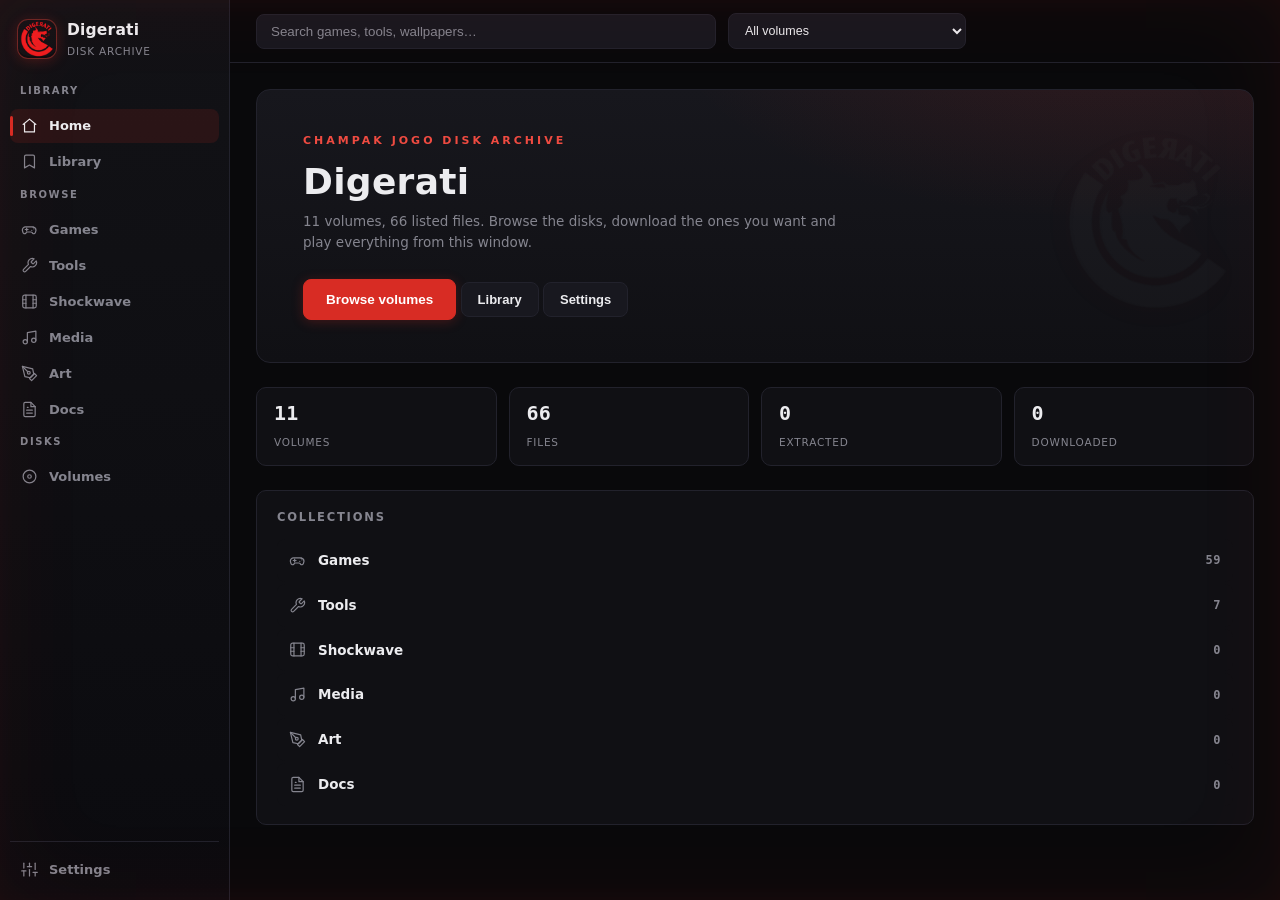
<file: app/frontend/index.html>
<!DOCTYPE html>
<html lang="en">
<head>
<meta charset="utf-8">
<meta name="viewport" content="width=device-width, initial-scale=1">
<title>Digerati</title>
<link rel="stylesheet" href="app.css">
</head>
<body>
<div id="shell">
  <aside class="side">
    <div class="brand" title="Digerati">
      <img class="mark" src="logo.png" alt="Digerati" draggable="false">
      <div class="btxt"><em>Digerati</em><small>Disk archive</small></div>
    </div>
    <nav class="nav" id="nav"></nav>
  </aside>
  <div class="main">
    <div class="toolbar" id="toolbar" hidden>
      <input id="q" type="search" placeholder="Search games, tools, wallpapers…">
      <select id="volFilter"></select>
      <span class="count" id="count"></span>
      <button id="loadMore" hidden>Load more</button>
    </div>
    <main id="view"></main>
  </div>
</div>

<div id="toasts"></div>

<script>
  window.__tauri = window.__TAURI__;
</script>
<script src="demo.js"></script>
<script src="app.js"></script>
</body>
</html>
</file>
<file: app/frontend/app.css>
:root {
  --bg0: #09090b;
  --bg1: #101014;
  --bg2: #18181f;
  --bg3: #21212a;
  --bg4: #2b2b37;
  --line: #22222c;
  --line2: #32323f;
  --txt: #ececef;
  --dim: #85858f;
  --acc: #d82c24;
  --acc2: #ef4b41;
  --accbg: rgba(216, 44, 36, .12);
  --ok: #4dbb6b;
  --bad: #e0574e;
  --warn: #e8b54d;
  --mono: "Cascadia Code", "SF Mono", Consolas, ui-monospace, monospace;
  --serif: "MingLiU", "PMingLiU", "KaiTi", "Microsoft YaHei", serif;
  --shadow: 0 1px 2px rgba(0, 0, 0, .4), 0 10px 30px rgba(0, 0, 0, .35);
}

* { box-sizing: border-box; }
::selection { background: rgba(216, 44, 36, .3); }

html, body { height: 100%; margin: 0; }
body {
  background: var(--bg0);
  color: var(--txt);
  font: 13.5px/1.55 "Segoe UI Variable Text", "Segoe UI", system-ui, sans-serif;
  overflow: hidden;
  -webkit-font-smoothing: antialiased;
  text-rendering: optimizeLegibility;
}
body::after {
  content: ""; position: fixed; inset: 0; pointer-events: none; z-index: 60;
  box-shadow:
    inset 0 0 90px 8px rgba(216, 44, 36, .06),
    inset 0 0 26px rgba(216, 44, 36, .045);
}

#shell { display: flex; height: 100vh; }

/* ---------------- sidebar ---------------- */
.side {
  width: 230px; flex: none;
  display: flex; flex-direction: column;
  background: linear-gradient(180deg, #121216, #0b0b0f);
  border-right: 1px solid var(--line);
}
.brand { display: flex; align-items: center; gap: 11px; padding: 18px 18px 14px; user-select: none; }
.mark {
  position: relative; width: 38px; height: 38px; border-radius: 10px; object-fit: cover; flex: none;
  box-shadow:
    inset 0 -2px 0 rgba(0, 0, 0, .3),
    0 0 0 1px rgba(239, 75, 65, .35),
    0 2px 14px rgba(216, 44, 36, .3);
}
.mark::before { content: ""; position: absolute; inset: 2px; border-radius: 8px; border: 1px solid rgba(255, 255, 255, .16); }
.btxt em { font-style: normal; font-weight: 650; font-size: 15.5px; letter-spacing: .2px; }
.btxt small { display: block; color: var(--dim); font-size: 10.5px; letter-spacing: .8px; text-transform: uppercase; margin-top: 1px; }

.nav { flex: 1; overflow: auto; padding: 4px 10px 14px; display: flex; flex-direction: column; gap: 16px; }
.nav::-webkit-scrollbar { width: 0; }
.ng { display: flex; flex-direction: column; gap: 2px; }
.nf { margin-top: auto; border-top: 1px solid var(--line); padding-top: 10px; display: flex; flex-direction: column; gap: 2px; }
.gh { font-size: 10px; font-weight: 650; letter-spacing: 1.6px; text-transform: uppercase; color: var(--dim); padding: 6px 10px 8px; }
.ni {
  position: relative; display: flex; align-items: center; gap: 11px; width: 100%;
  padding: 8.5px 11px; border: 0; background: transparent; color: var(--dim);
  border-radius: 8px; cursor: pointer; font-size: 13px; font-weight: 550; text-align: left;
  font-family: inherit; transition: background .1s, color .1s;
}
.ni svg { flex: none; }
.ni span { overflow: hidden; text-overflow: ellipsis; white-space: nowrap; }
.ni:hover { color: var(--txt); background: var(--bg2); }
.ni.on { color: var(--txt); background: var(--accbg); }
.ni.on::before {
  content: ""; position: absolute; left: 0; top: 7px; bottom: 7px; width: 3px;
  border-radius: 3px; background: var(--acc);
}

/* ---------------- main column ---------------- */
.main { flex: 1; min-width: 0; display: flex; flex-direction: column; }

.toolbar {
  display: flex; align-items: center; gap: 12px; padding: 13px 26px; flex: none;
  background: var(--bg0); border-bottom: 1px solid var(--line);
}
.toolbar input[type="search"] {
  flex: 1; max-width: 460px; background: var(--bg2); color: var(--txt);
  border: 1px solid var(--line); border-radius: 8px; padding: 9px 14px; outline: none;
  transition: border-color .12s, box-shadow .12s;
}
.toolbar input[type="search"]::placeholder { color: var(--dim); }
.toolbar input[type="search"]:focus { border-color: var(--acc); box-shadow: 0 0 0 3px var(--accbg); }
.toolbar select {
  background: var(--bg2); color: var(--txt); border: 1px solid var(--line);
  border-radius: 8px; padding: 9px 12px; max-width: 260px; outline: none; font-size: 12.5px;
}
.toolbar select:focus { border-color: var(--acc); }
.count { color: var(--dim); font-size: 12px; margin-left: auto; white-space: nowrap; }
#loadMore {
  background: var(--bg2); border: 1px solid var(--line); color: var(--txt);
  border-radius: 8px; padding: 9px 18px; cursor: pointer; font-size: 12.5px; font-weight: 550;
}
#loadMore:hover { background: var(--bg3); border-color: var(--line2); }

#view { flex: 1; overflow: auto; padding: 26px; scrollbar-width: thin; }
#view::-webkit-scrollbar { width: 8px; }
#view::-webkit-scrollbar-thumb { background: var(--bg3); border-radius: 4px; border: 2px solid var(--bg0); }
#view::-webkit-scrollbar-track { background: transparent; }

/* ---------------- hero (home) ---------------- */
.hero {
  position: relative; overflow: hidden; border-radius: 14px;
  border: 1px solid var(--line);
  background:
    radial-gradient(720px 340px at 85% -30%, rgba(216, 44, 36, .14), transparent 62%),
    linear-gradient(180deg, #17171d, #101014);
  padding: 42px 46px; margin-bottom: 24px;
}
.hero .dragon {
  position: absolute; top: 50%; right: 10px; transform: translateY(-52%);
  width: 190px; height: 190px; object-fit: contain; user-select: none; pointer-events: none;
  opacity: .08; filter: grayscale(1) brightness(1.2) drop-shadow(0 0 22px rgba(216, 44, 36, .35));
}
.hero .htext { position: relative; z-index: 1; max-width: 620px; }
.hero .kicker {
  font-size: 11px; letter-spacing: 3px; text-transform: uppercase;
  color: var(--acc2); font-weight: 650; margin: 0 0 14px;
}
.hero h1 { margin: 0 0 10px; font-size: 36px; font-weight: 650; letter-spacing: .3px; line-height: 1.05; }
.hero p { margin: 0; color: var(--dim); max-width: 540px; font-size: 13.5px; }
.hero .row { margin-top: 26px; gap: 10px; }

.statgrid { display: grid; grid-template-columns: repeat(auto-fit, minmax(150px, 1fr)); gap: 12px; margin: 0 0 24px; }
.stat { background: var(--bg1); border: 1px solid var(--line); border-radius: 10px; padding: 15px 17px; }
.stat .v { font: 600 20px/1 var(--mono); letter-spacing: .3px; }
.stat .l { display: block; margin-top: 8px; color: var(--dim); font-size: 10.5px; letter-spacing: .8px; text-transform: uppercase; }

.panel {
  background: var(--bg1); border: 1px solid var(--line); border-radius: 10px;
  padding: 18px 20px; margin-bottom: 14px;
}
.panel h2 { margin: 0 0 12px; font-size: 11.5px; font-weight: 650; color: var(--dim); letter-spacing: 1.8px; text-transform: uppercase; }
.panel .row { display: flex; gap: 10px; flex-wrap: wrap; align-items: center; }

.seclist { display: flex; flex-direction: column; gap: 2px; }
.seclist .sec {
  display: flex; align-items: center; gap: 12px; padding: 11px 12px; border-radius: 8px;
  cursor: pointer; background: var(--bg1); transition: background .1s;
}
.seclist .sec svg { flex: none; color: var(--dim); }
.seclist .sec:hover { background: var(--bg2); }
.seclist .sec:hover svg { color: var(--acc2); }
.seclist .sec b { flex: 1; font-size: 13.5px; font-weight: 550; }
.seclist .sec span { font: 550 12px var(--mono); color: var(--dim); letter-spacing: .5px; }

/* ---------------- buttons ---------------- */
.btn {
  display: inline-flex; align-items: center; gap: 8px;
  background: var(--bg2); color: var(--txt); border: 1px solid var(--line);
  border-radius: 8px; padding: 9px 16px; cursor: pointer; font-size: 13px; font-weight: 550;
  transition: background .1s, border-color .1s;
}
.btn:hover { background: var(--bg3); border-color: var(--line2); }
.btn.acc { background: var(--acc); border-color: var(--acc); color: #fff; box-shadow: 0 2px 12px rgba(216, 44, 36, .25); }
.btn.acc:hover { background: var(--acc2); border-color: var(--acc2); }
.btn.warn { border-color: #6b2826; color: #e0a09c; }
.btn.warn:hover { background: rgba(216, 44, 36, .12); }
.btn.big { padding: 12px 22px; font-size: 13.5px; }

/* ---------------- cards ---------------- */
.grid { display: grid; grid-template-columns: repeat(auto-fill, minmax(218px, 1fr)); gap: 18px; }
.card {
  position: relative; display: flex; flex-direction: column;
  background: var(--bg1); border: 1px solid var(--line); border-radius: 10px;
  overflow: hidden; cursor: pointer; transition: transform .14s, border-color .14s, box-shadow .14s;
}
.card:hover { transform: translateY(-3px); border-color: var(--line2); box-shadow: var(--shadow); }

.card .art { position: relative; aspect-ratio: 16 / 9; flex: none; overflow: hidden; }
.card .art img { width: 100%; height: 100%; object-fit: cover; display: block; }
.card .art.games, .card .art.tools { background: linear-gradient(145deg, #3c1514, #17100f); }
.card .art.shockwave, .card .art.media { background: linear-gradient(145deg, #331b22, #171013); }
.card .art.art, .card .art.wallpapers, .card .art.colouring, .card .art.paint { background: linear-gradient(145deg, #382a1e, #181410); }
.card .art.docs, .card .art.extras { background: linear-gradient(145deg, #26252c, #131318); }

.card .cap {
  position: absolute; inset: 0; display: flex; flex-direction: column; justify-content: flex-end;
  padding: 14px 16px;
}
.card .cap .giant {
  position: absolute; top: -38px; right: -6px; font: 700 132px/1 var(--mono);
  opacity: .12; letter-spacing: -8px; user-select: none;
}
.card .cap .ck { font-size: 10px; letter-spacing: 2px; text-transform: uppercase; color: var(--dim); }
.card .cap .ct { font: 650 18px/1.15 "Segoe UI Variable Text", "Segoe UI", sans-serif; color: #fff; margin-top: 5px; text-shadow: 0 1px 8px rgba(0, 0, 0, .5); }

.card .star {
  position: absolute; top: 10px; right: 10px; width: 30px; height: 30px; border-radius: 8px;
  border: 1px solid rgba(255, 255, 255, .16); background: rgba(9, 9, 11, .6); color: #c6c6cf;
  cursor: pointer; font-size: 13px; display: grid; place-items: center; transition: background .1s;
}
.card .star:hover { background: rgba(9, 9, 11, .9); }
.card .star.on { color: var(--warn); border-color: rgba(232, 181, 77, .5); }

.card .info { padding: 11px 13px 4px; min-width: 0; }
.card .info b { font-size: 13px; font-weight: 600; display: block; line-height: 1.35; }
.card .info span { color: var(--dim); font-size: 11px; letter-spacing: .3px; }
.card .act { padding: 8px 13px 13px; }
.card .act button {
  width: 100%; border: 0; border-radius: 7px; padding: 9px 8px; cursor: pointer;
  font-size: 12.5px; font-weight: 600;
  background: var(--acc); color: #fff; box-shadow: 0 2px 10px rgba(216, 44, 36, .2);
}
.card .act button:hover { background: var(--acc2); }
.card .act button.inst { background: var(--bg3); color: var(--txt); border: 1px solid var(--line2); box-shadow: none; }
.card .act button.inst:hover { background: var(--bg4); }

.badge {
  position: absolute; top: 10px; left: 10px; font: 600 9px var(--mono);
  letter-spacing: 1.2px; text-transform: uppercase; padding: 3px 7px; border-radius: 5px;
  background: rgba(9, 9, 11, .6); color: #c6c6cf; border: 1px solid rgba(255, 255, 255, .1);
}
.cut { -webkit-line-clamp: 2; display: -webkit-box; -webkit-box-orient: vertical; overflow: hidden; }

.empty { color: var(--dim); text-align: center; padding: 70px 0; }
.empty b { color: var(--txt); font-size: 15px; }

/* ---------------- volumes ---------------- */
.vlist { display: flex; flex-direction: column; gap: 8px; }
.volrow {
  position: relative; display: flex; align-items: center; gap: 14px; overflow: hidden;
  background: var(--bg1); border: 1px solid var(--line); border-radius: 10px; padding: 12px 16px;
  transition: border-color .12s;
}
.volrow:hover { border-color: var(--line2); }
.volrow .disc {
  width: 46px; height: 46px; border-radius: 10px; display: grid; place-items: center;
  font: 600 11px var(--mono); letter-spacing: .5px; flex: none;
  background: var(--bg3); border: 1px solid var(--line2);
}
.volrow.live .disc { color: var(--ok); border-color: rgba(77, 187, 107, .45); background: rgba(77, 187, 107, .09); }
.vmeta { flex: 1; min-width: 0; }
.vmeta b { font-size: 13.5px; letter-spacing: .2px; }
.vmeta small { color: var(--dim); display: block; overflow: hidden; text-overflow: ellipsis; white-space: nowrap; margin-top: 2px; font-size: 11.5px; }
.vbar { position: absolute; left: 0; right: 0; bottom: 0; height: 2px; background: transparent; }
.vbar i { display: block; height: 100%; width: 0; background: var(--acc); border-radius: 2px; }
.vbtns { display: flex; gap: 6px; flex: none; }
.vbtns button {
  background: var(--bg2); border: 1px solid var(--line); color: var(--txt);
  border-radius: 7px; padding: 8px 12px; cursor: pointer; font-size: 12px; font-weight: 550;
}
.vbtns button:hover { background: var(--bg3); }
.vbtns button.playb { background: var(--acc); border-color: var(--acc); color: #fff; font-weight: 600; }
.vbtns button.playb:hover { background: var(--acc2); }

/* ---------------- settings / lists ---------------- */
.phead { margin: 0 0 18px; }
.phead h1 { margin: 0 0 6px; font-size: 22px; font-weight: 630; letter-spacing: .2px; }
.phead p { margin: 0; color: var(--dim); font-size: 13px; }

.setrow { display: flex; align-items: center; gap: 14px; padding: 12px 0; border-bottom: 1px solid var(--line); }
.setrow:last-child { border-bottom: 0; }
.setrow .lab { flex: 1; }
.setrow .lab b { display: block; font-size: 13px; }
.setrow .lab small { color: var(--dim); display: block; margin-top: 1px; }
.setrow select {
  background: var(--bg2); border: 1px solid var(--line); color: var(--txt);
  border-radius: 7px; padding: 8px 10px; outline: none; font-size: 12.5px;
}
.switch { position: relative; width: 44px; height: 24px; flex: none; }
.switch input { opacity: 0; width: 0; height: 0; }
.switch i {
  position: absolute; inset: 0; border-radius: 12px; background: var(--bg3);
  border: 1px solid var(--line); cursor: pointer; transition: background .12s;
}
.switch i::after {
  content: ""; position: absolute; width: 16px; height: 16px; left: 3px; top: 3px;
  border-radius: 50%; background: var(--dim); transition: left .12s, background .12s;
}
.switch input:checked + i { background: var(--acc); border-color: var(--acc); }
.switch input:checked + i::after { left: 23px; background: #fff; }
.switch input:focus-visible + i { outline: 2px solid var(--acc2); outline-offset: 2px; }

.kv { display: grid; grid-template-columns: minmax(200px, 1fr) auto; gap: 4px 28px; font-size: 13px; margin: 2px 0 12px; }
.kv dt { color: var(--dim); }
.kv dd { margin: 0; font: 500 12.5px var(--mono); text-align: right; }

.list { display: flex; flex-direction: column; }
.list .li { display: flex; align-items: center; gap: 10px; padding: 10px 4px; border-bottom: 1px solid var(--line); }
.list .li:last-child { border-bottom: 0; }
.list .li b { flex: 1; font-size: 13px; font-weight: 600; min-width: 0; overflow: hidden; text-overflow: ellipsis; white-space: nowrap; }
.list .li small { color: var(--dim); flex: none; font-size: 11px; }
.list .li button { background: none; border: 0; color: var(--bad); cursor: pointer; font-size: 12px; padding: 3px 6px; border-radius: 5px; }
.list .li button:hover { background: rgba(216, 44, 36, .12); }

.kbd {
  display: inline-block; background: var(--bg3); border: 1px solid var(--line);
  border-radius: 5px; padding: 1px 7px; font-size: 11px; color: var(--dim); margin-right: 4px;
  font-family: var(--mono);
}

/* ---------------- toasts ---------------- */
#toasts { position: fixed; bottom: 16px; right: 16px; display: flex; flex-direction: column; gap: 8px; z-index: 50; }
.toast {
  background: var(--bg1); border: 1px solid var(--line); border-left: 3px solid var(--acc);
  padding: 10px 14px; border-radius: 7px; max-width: 330px;
  font-size: 12px; box-shadow: var(--shadow);
}
.toast .tbar { display: flex; gap: 10px; align-items: center; min-width: 200px; }
.toast.ok { border-left-color: var(--ok); }
.toast.err { border-left-color: var(--bad); }
.toast .pbar { height: 3px; margin-top: 8px; background: var(--bg3); border-radius: 2px; overflow: hidden; }
.toast .pbar i { display: block; height: 100%; background: var(--acc); width: 0; border-radius: 2px; }
</file>
